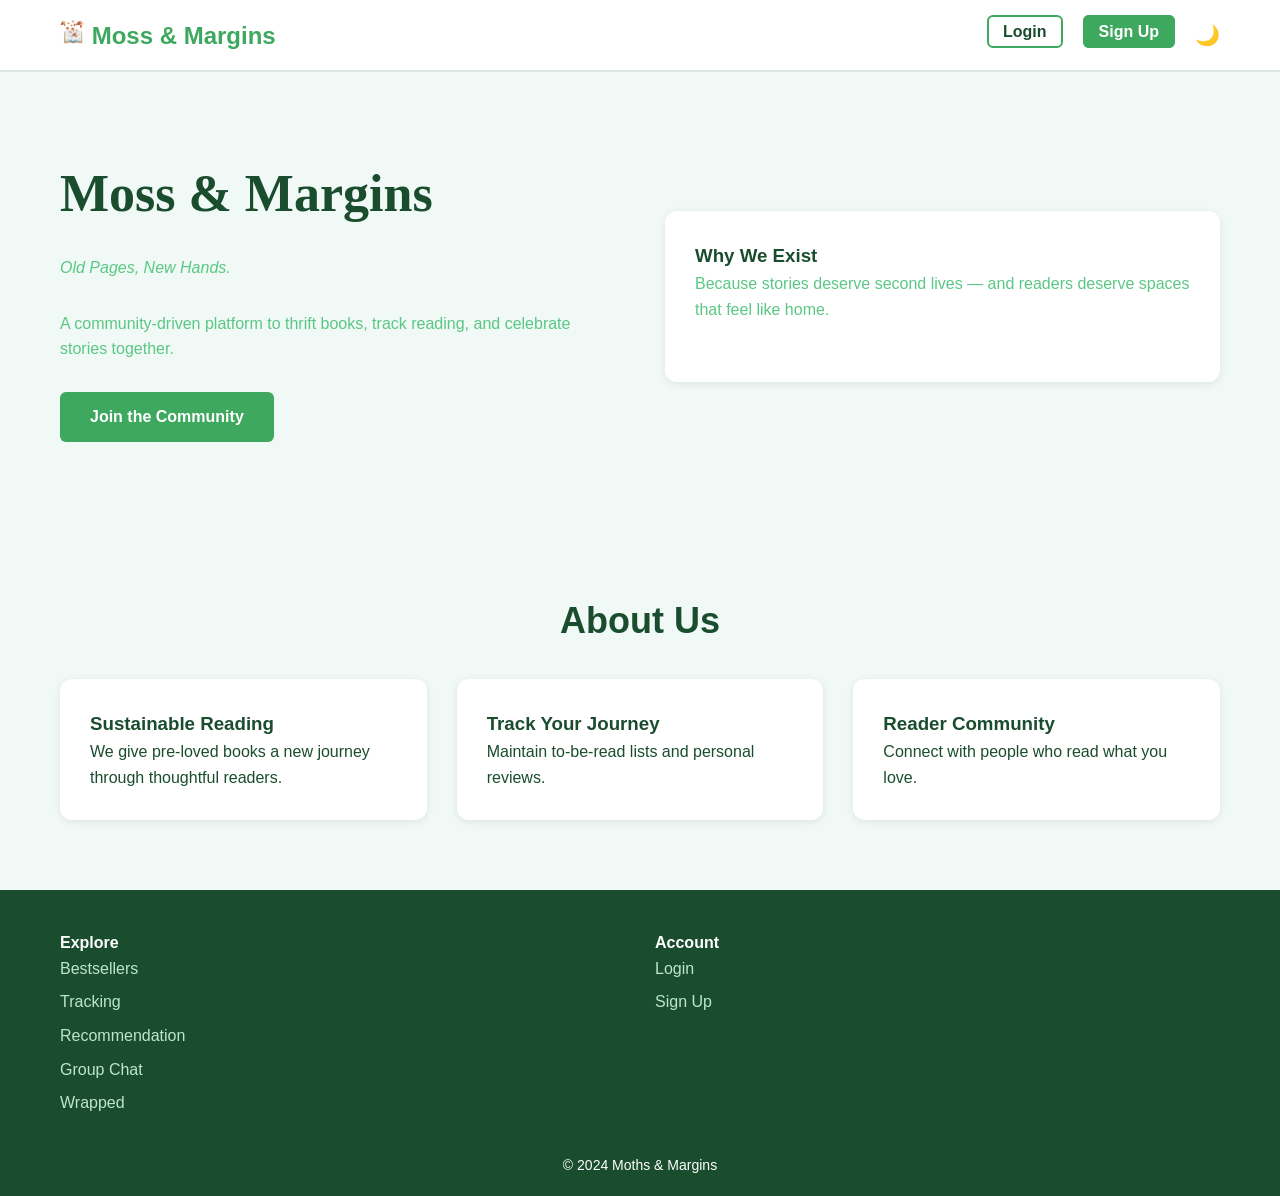
<file: index.html>
<!DOCTYPE html>
<html lang="en">
<head>
<meta charset="UTF-8">
<title>Moss and Margins</title>
<link rel="stylesheet" href="style.css">
</head>
<body>


<nav class="navbar">
<div class="container nav-container">
<div class="nav-logo"><a href="index.html"><img src="logo1.png" style="width: 25px; height: 25px; margin-top: 5px;"> Moss & Margins</a></div>
<ul class="nav-menu">
    
<li><a href="login.html" class="nav-button">Login</a></li>
<li><a href="signup.html" class="nav-button primary">Sign Up</a></li>
<li>
<span id="modeToggle" style="cursor:pointer; font-size:20px;">🌙</span>
</li>
</ul>
</div>
</nav>


<section class="hero">
<div class="container hero-grid">
<div>

<h1 style="font-family: 'Playfair Display', serif";>Moss & Margins</h1>
<p><em>Old Pages, New Hands.</em></p>
<p>A community-driven platform to thrift books, track reading, and celebrate stories together.</p>
<a href="signup.html" class="btn primary">Join the Community</a>
</div>
<div class="card">
<h3>Why We Exist</h3>
<p>Because stories deserve second lives — and readers deserve spaces that feel like home.</p>
</div></div>
</section>


<section class="section">
<h2 class="section-title">About Us</h2>
<div class="container card-grid">
<div class="card">
<h3>Sustainable Reading</h3>
<p>We give pre-loved books a new journey through thoughtful readers.</p>
</div>
<div class="card">
<h3>Track Your Journey</h3>
<p>Maintain to-be-read lists and personal reviews.</p>
</div>
<div class="card">
<h3>Reader Community</h3>
<p>Connect with people who read what you love.</p>
</div>
</div>
</section>


<footer class="footer">
<div class="container footer-grid">
<div>
<h4>Explore</h4>
<a href="bestseller.html">Bestsellers</a>
<a href="tracking.html">Tracking</a>
<a href="recommendation.html">Recommendation</a></li>
<a href="groups.html">Group Chat</a></li>
<a href="wrapped.html">Wrapped</a></li>
</div>
<div>
<h4>Account</h4>
<a href="login.html">Login</a>
<a href="signup.html">Sign Up</a>
</div>
</div>
<div class="footer-bottom">© 2024 Moths & Margins</div>
</footer>
<script>

const toggle = document.getElementById("modeToggle");

/* Load saved theme */

if(localStorage.getItem("theme") === "dark"){
document.body.classList.add("dark-mode");
toggle.textContent = "☀️";
}

/* Toggle theme */

toggle.addEventListener("click", function(){

document.body.classList.toggle("dark-mode");

if(document.body.classList.contains("dark-mode")){
localStorage.setItem("theme","dark");
toggle.textContent = "☀️";
}else{
localStorage.setItem("theme","light");
toggle.textContent = "🌙";
}

});

</script>
</body>
</html>
</file>
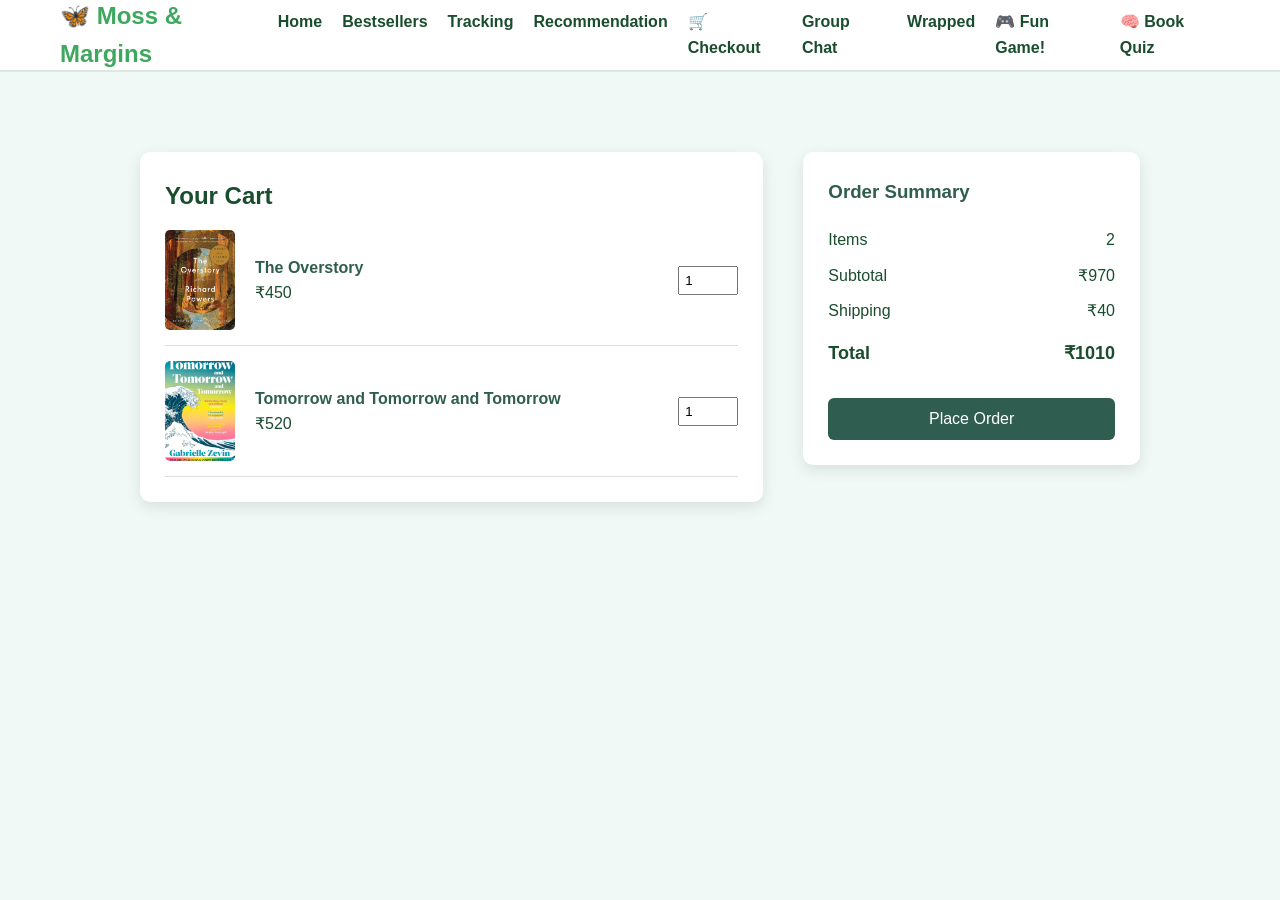
<file: cart.html>
<!DOCTYPE html>
<html lang="en">
<head>
<meta charset="UTF-8">
<title>Checkout | Moss & Margins</title>
<link rel="stylesheet" href="style.css">

<style>

.checkout-wrapper{
max-width:1000px;
margin:80px auto;
display:flex;
gap:40px;
}

/* CART ITEMS */

.cart-items{
flex:2;
background:white;
padding:25px;
border-radius:10px;
box-shadow:0 5px 15px rgba(0,0,0,0.1);
}

.cart-item{
display:flex;
align-items:center;
gap:20px;
padding:15px 0;
border-bottom:1px solid #ddd;
}

.cart-item img{
width:70px;
height:100px;
object-fit:cover;
border-radius:5px;
}

.book-info{
flex:1;
}

.book-title{
font-weight:bold;
color:#2f5d50;
}

.quantity{
width:60px;
padding:5px;
}

/* ORDER SUMMARY */

.order-summary{
flex:1;
background:white;
padding:25px;
border-radius:10px;
box-shadow:0 5px 15px rgba(0,0,0,0.1);
height:fit-content;
}

.order-summary h3{
margin-bottom:20px;
color:#2f5d50;
}

.summary-row{
display:flex;
justify-content:space-between;
margin-bottom:10px;
}

.total{
font-weight:bold;
font-size:18px;
margin-top:15px;
}

.place-order{
width:100%;
margin-top:20px;
padding:12px;
background:#2f5d50;
color:white;
border:none;
border-radius:6px;
font-size:16px;
cursor:pointer;
}

.place-order:hover{
background:#24483e;
}

</style>
</head>

<body>

<nav class="navbar">
<div class="container nav-container">
<div class="nav-logo"><a href="index.html">🦋 Moss & Margins</a></div>
<ul class="nav-menu">
<li><a href="index.html">Home</a></li>
<li><a href="bestseller.html">Bestsellers</a></li>
<li><a href="tracking.html">Tracking</a></li>
<li><a href="recommendation.html">Recommendation</a></li>
<li><a href="cart.html">🛒 Checkout</a></li>
<li><a href="groups.html">Group Chat</a></li>
<li><a href="wrapped.html">Wrapped</a></li>
<li><a href="game.html">🎮 Fun Game!</a></li>
<li><a href="quiz.html">🧠 Book Quiz</a></li>
</ul>
</div>
</nav>

<div class="checkout-wrapper">

<!-- CART ITEMS -->

<div class="cart-items">

<h2>Your Cart</h2>

<div class="cart-item">

<img src="ovs.png">

<div class="book-info">
<div class="book-title">The Overstory</div>
<div>₹450</div>
</div>

<input type="number" value="1" min="1" class="quantity">

</div>

<div class="cart-item">

<img src="ttt.png">

<div class="book-info">
<div class="book-title">Tomorrow and Tomorrow and Tomorrow</div>
<div>₹520</div>
</div>

<input type="number" value="1" min="1" class="quantity">

</div>

</div>

<!-- ORDER SUMMARY -->

<div class="order-summary">

<h3>Order Summary</h3>

<div class="summary-row">
<span>Items</span>
<span>2</span>
</div>

<div class="summary-row">
<span>Subtotal</span>
<span>₹970</span>
</div>

<div class="summary-row">
<span>Shipping</span>
<span>₹40</span>
</div>

<div class="summary-row total">
<span>Total</span>
<span>₹1010</span>
</div>

<button class="place-order" onclick="placeOrder()">
Place Order
</button>

</div>

</div>

<script>

function placeOrder(){

alert("Order placed successfully! 📚");

window.location.href="feedback.html";

}

const toggle = document.getElementById("modeToggle");

/* Load saved theme */

if(localStorage.getItem("theme") === "dark"){
document.body.classList.add("dark-mode");
toggle.textContent = "☀️";
}

/* Toggle theme */

toggle.addEventListener("click", function(){

document.body.classList.toggle("dark-mode");

if(document.body.classList.contains("dark-mode")){
localStorage.setItem("theme","dark");
toggle.textContent = "☀️";
}else{
localStorage.setItem("theme","light");
toggle.textContent = "🌙";
}

});

</script>

</body>
</html>
</file>
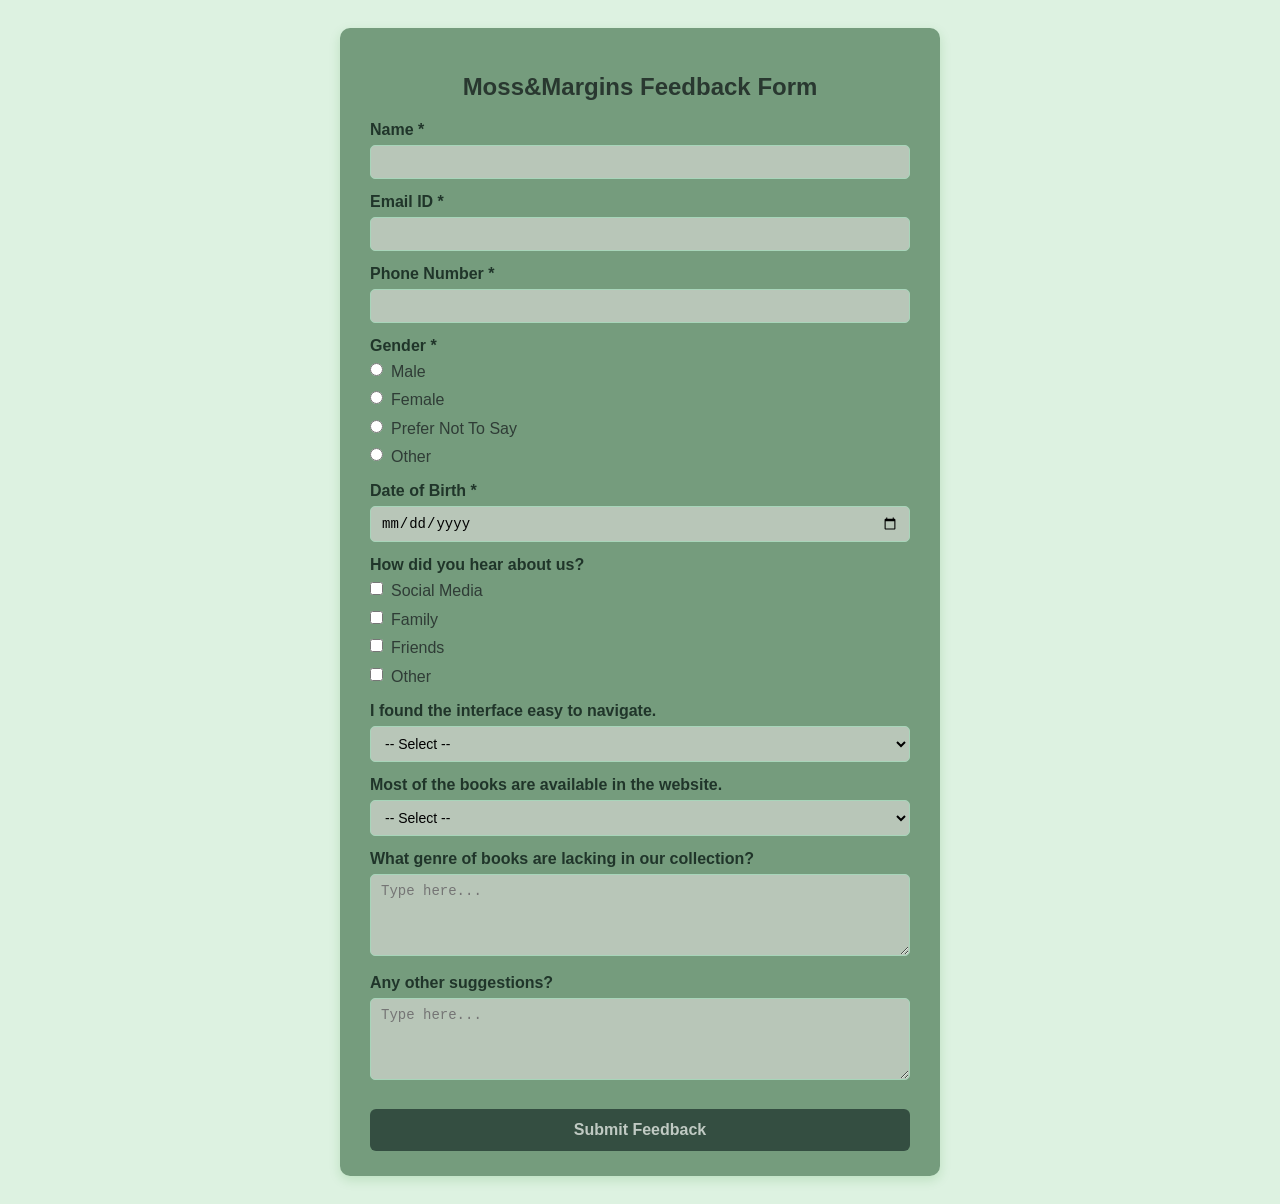
<file: feedback.html>
<!DOCTYPE html>
<html lang="en">
<head>
  <meta charset="UTF-8">
  <title>Bookstore Feedback Form</title>

  <style>
    * {
      box-sizing: border-box;
    }

    body {
      font-family: Arial, sans-serif;
      background: #dbf2dfee;
      padding: 20px;
    }

    .form-container {
      max-width: 600px;
      background: #6e9676ee;
      padding: 25px 30px;
      border-radius: 10px;
      box-shadow: 0 4px 12px rgba(0, 128, 0, 0.15);
      margin: auto;
    }

    h2 {
      text-align: center;
      color: #293830;
      margin-bottom: 20px;
    }

    label {
      display: block;
      margin-top: 14px;
      font-weight: bold;
      color: #20352a;
    }

    input, select, textarea {
      width: 100%;
      padding: 8px 10px;
      margin-top: 6px;
      border: 1px solid #a8d5ba;
      background-color: #b8c6b8;
      border-radius: 5px;
      font-size: 14px;
    }

    input:focus, select:focus, textarea:focus {
      outline: none;
      border-color: #4caf50;
      box-shadow: 0 0 5px rgba(76, 175, 80, 0.4);
    }

    .radio-group,
    .checkbox-group {
      margin-top: 6px;
    }

    .radio-group label,
    .checkbox-group label {
      display: flex;
      align-items: flex-start;
      gap: 8px;
      margin-top: 6px;
      font-weight: normal;
      cursor: pointer;
      color: #2f3c36;
      line-height: 1.4;
    }

    .radio-group input,
    .checkbox-group input {
      margin: 0;
      width: auto;
      transform: translateY(2px);
      background-color: #c5d4c9;
    }

    button {
      margin-top: 25px;
      width: 100%;
      padding: 12px;
      background: #344e41;
      color: rgb(192, 202, 195);
      border: none;
      border-radius: 6px;
      font-size: 16px;
      cursor: pointer;
      font-weight: bold;
    }

    button:hover {
      background: #75ac84;
    }
  </style>
</head>

<body>

<div class="form-container">
  <h2>Moss&Margins Feedback Form</h2>

  <form id="feedbackForm">

    <!-- Personal Details -->
    <label>Name *</label>
    <input type="text" required>

    <label>Email ID *</label>
    <input type="email" required>

    <label>Phone Number *</label>
    <input type="tel" required>

    <label>Gender *</label>
    <div class="radio-group">
      <label>
        <input type="radio" name="gender" required>
        <span>Male</span>
      </label>
      <label>
        <input type="radio" name="gender">
        <span>Female</span>
      </label>
      <label>
        <input type="radio" name="gender">
        <span>Prefer Not To Say</span>
      </label>
      <label>
        <input type="radio" name="gender">
        <span>Other</span>
      </label>
    </div>

    <label>Date of Birth *</label>
    <input type="date" required>

    <!-- Feedback Section -->
    <label>How did you hear about us?</label>
    <div class="checkbox-group">
      <label>
        <input type="checkbox">
        <span>Social Media</span>
      </label>
      <label>
        <input type="checkbox">
        <span>Family</span>
      </label>
      <label>
        <input type="checkbox">
        <span>Friends</span>
      </label>
      <label>
        <input type="checkbox">
        <span>Other</span>
      </label>
    </div>

    <label>I found the interface easy to navigate.</label>
    <select>
      <option>-- Select --</option>
      <option>Strongly Agree</option>
      <option>Agree</option>
      <option>Neutral</option>
      <option>Disagree</option>
      <option>Strongly Disagree</option>
    </select>

    <label>Most of the books are available in the website.</label>
    <select>
      <option>-- Select --</option>
      <option>Strongly Agree</option>
      <option>Agree</option>
      <option>Neutral</option>
      <option>Disagree</option>
      <option>Strongly Disagree</option>
    </select>

    <label>What genre of books are lacking in our collection?</label>
    <textarea rows="4" placeholder="Type here..."></textarea>

    <label>Any other suggestions?</label>
    <textarea rows="4" placeholder="Type here..."></textarea>

    <button type="submit">Submit Feedback</button>
  </form>
</div>

<script>
    document.getElementById("feedbackForm").addEventListener("submit", function(e) {

    e.preventDefault();

    alert("Thank you for helping us grow greener 🌱📚");

    window.location.href = "index.html";

});
</script>

</body>
</html>
</file>
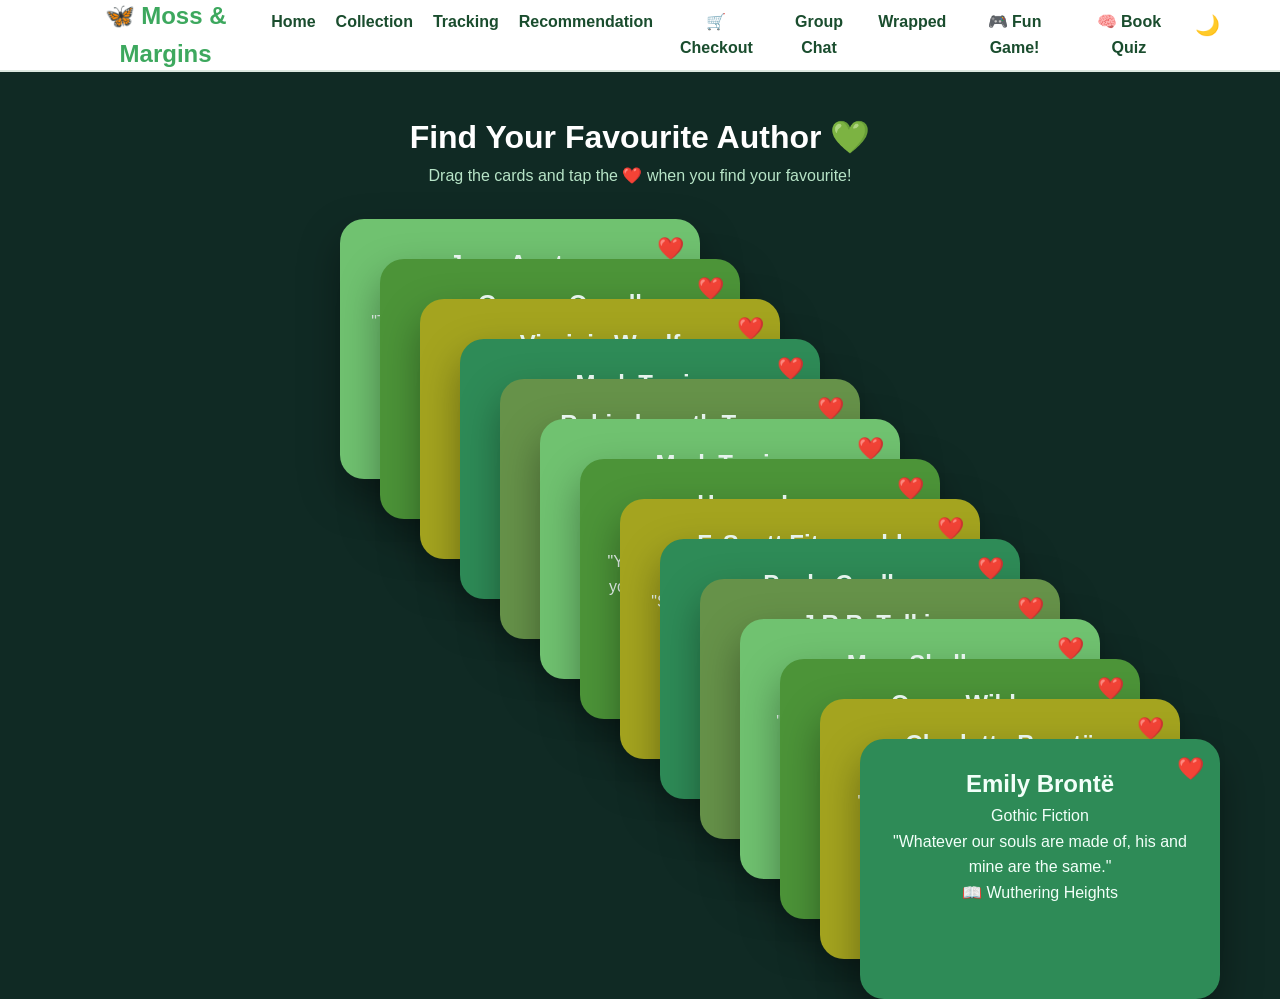
<file: game.html>
<!DOCTYPE html>
<html lang="en">
<head>
<meta charset="UTF-8">
<title>Fun Game | Moss & Margins</title>
<link rel="stylesheet" href="style.css">
<link rel="stylesheet" href="game.css">
</head>

<body>

<nav class="navbar">
<div class="container nav-container">
<div class="nav-logo"><a href="index.html">🦋 Moss & Margins</a></div>

<ul class="nav-menu">
<li><a href="index.html">Home</a></li>
<li><a href="bestseller.html">Collection</a></li>
<li><a href="tracking.html">Tracking</a></li>
<li><a href="recommendation.html">Recommendation</a></li>
<li><a href="cart.html">🛒 Checkout</a></li>
<li><a href="groups.html">Group Chat</a></li>
<li><a href="wrapped.html">Wrapped</a></li>
<li><a href="game.html">🎮 Fun Game!</a></li>
<li><a href="quiz.html">🧠 Book Quiz</a></li>
<li>
<span id="modeToggle" style="cursor:pointer; font-size:20px;">🌙</span>
</li>
</ul>

</div>
</nav>

<h1 class="game-title">Find Your Favourite Author 💚</h1>
<p class="game-sub">Drag the cards and tap the ❤️ when you find your favourite!</p>

<div id="shelf"></div>

<!-- Popup -->
<div id="popup" class="popup">

<div class="popup-content">

<h2 id="popupTitle"></h2>

<p id="popupText"></p>

<button id="buyBtn">Buy This Book 📚</button>

<br><br>

<button onclick="closePopup()">Continue Exploring</button>

</div>

</div>
<script src="game.js"></script>

</body>
</html>
</file>
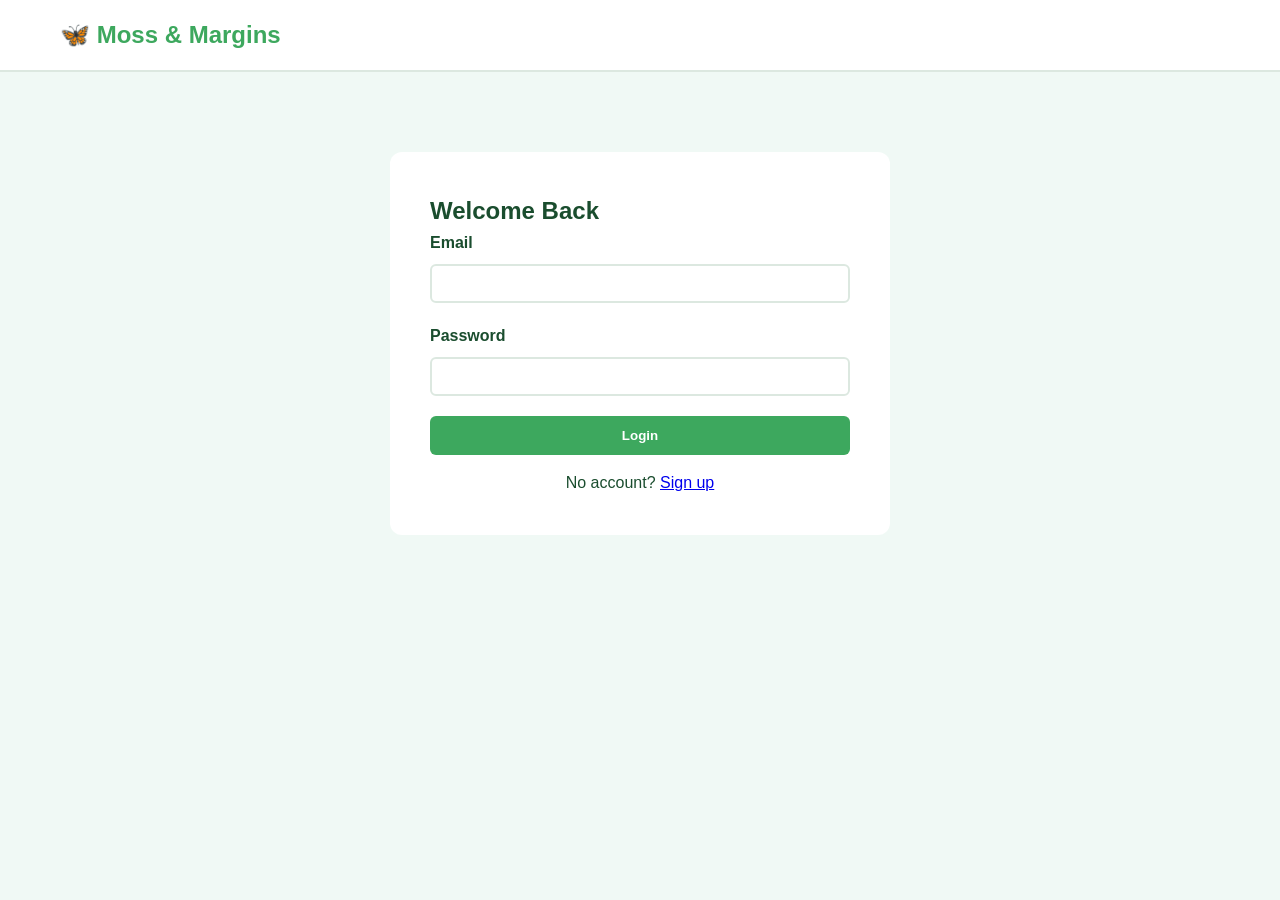
<file: login.html>
<!DOCTYPE html>
<html lang="en">
<head>
<meta charset="UTF-8">
<title>Login | Moss and Margins</title>
<link rel="stylesheet" href="style.css">
</head>
<body>

<nav class="navbar">
<div class="container nav-container">
<div class="nav-logo"><a href="index.html">🦋 Moss & Margins</a></div>
<ul class="nav-menu">

</ul>
</div>
</nav>

<div class="form-container">
<h2>Welcome Back</h2>
<form id="loginForm">
<div class="form-group">
<label>Email</label>
<input type="email" required>
</div>
<div class="form-group">
<label>Password</label>
<input type="password" required>
</div>
<button type="submit" class="form-submit">Login</button>
<p style="margin-top:15px; text-align:center;">No account? <a href="signup.html">Sign up</a></p>
</form>
</div>
<script>

document.getElementById("loginForm").addEventListener("submit", function(e){

e.preventDefault();

let email = document.querySelector("input[type='email']").value;
let password = document.querySelector("input[type='password']").value;

/* Email format check */
let emailPattern = /^[^ ]+@[^ ]+\.[a-z]{2,3}$/;

if(email === "" || password === ""){
alert("Please fill in all fields 📚");
return;
}

if(!email.match(emailPattern)){
alert("Please enter a valid email address 📧");
return;
}

/* If validation passes */
alert("Login successful! Welcome back 🌿");

window.location.href = "bestseller.html";

});

</script>

</body>
</html>
</file>
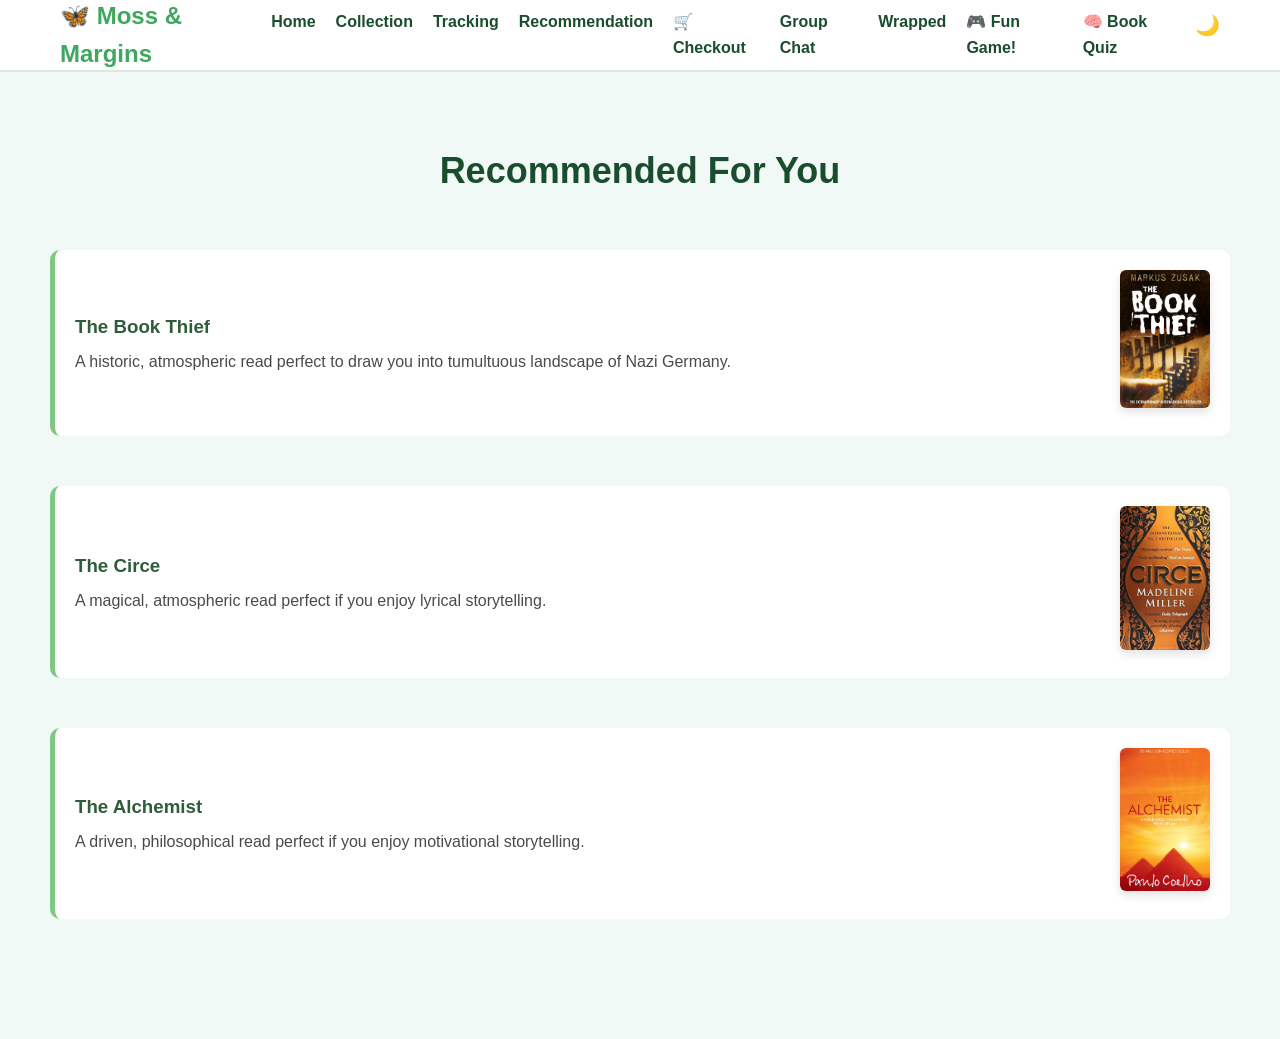
<file: recommendation.html>
<!DOCTYPE html>
<html>
<head>
<title>Recommendation</title>
<link rel="stylesheet" href="style.css">
</head>
<body>

<nav class="navbar">
<div class="container nav-container">
<div class="nav-logo"><a href="index.html">🦋 Moss & Margins</a></div>
<ul class="nav-menu">
<li><a href="index.html">Home</a></li>
<li><a href="bestseller.html">Collection</a></li>
<li><a href="tracking.html">Tracking</a></li>
<li><a href="recommendation.html">Recommendation</a></li>
<li><a href="cart.html">🛒 Checkout</a></li>
<li><a href="groups.html">Group Chat</a></li>
<li><a href="wrapped.html">Wrapped</a></li>
<li><a href="game.html">🎮 Fun Game!</a></li>
<li><a href="quiz.html">🧠 Book Quiz</a></li>
<li>
<span id="modeToggle" style="cursor:pointer; font-size:20px;">🌙</span>
</li>
</ul>
</div>
</nav>

<section class="section">
<h2 class="section-title">Recommended For You</h2>
<div class="recommendation-card">
    <div class="recommendation-content">
        <h3>The Book Thief</h3>
        <p class="recommendation-reason">
            A historic, atmospheric read perfect to draw you into tumultuous landscape of Nazi Germany.
        </p>
    </div>

    <div class="recommendation-image">
        <img src="bt.png" alt="The Night Circus book cover">
    </div>
</div>

<div class="recommendation-card">
    <div class="recommendation-content">
        <h3>The Circe</h3>
        <p class="recommendation-reason">
            A magical, atmospheric read perfect if you enjoy lyrical storytelling.
        </p>
    </div>

    <div class="recommendation-image">
        <img src="cr.png" alt="The Night Circus book cover">
    </div>
</div>

<div class="recommendation-card">
    <div class="recommendation-content">
        <h3>The Alchemist</h3>
        <p class="recommendation-reason">
            A driven, philosophical read perfect if you enjoy motivational storytelling.
        </p>
    </div>

    <div class="recommendation-image">
        <img src="al.png" alt="The Night Circus book cover">
    </div>
</div>

</section>


</body>
<script>

const toggle = document.getElementById("modeToggle");

/* Load saved theme */

if(localStorage.getItem("theme") === "dark"){
document.body.classList.add("dark-mode");
toggle.textContent = "☀️";
}

/* Toggle theme */

toggle.addEventListener("click", function(){

document.body.classList.toggle("dark-mode");

if(document.body.classList.contains("dark-mode")){
localStorage.setItem("theme","dark");
toggle.textContent = "☀️";
}else{
localStorage.setItem("theme","light");
toggle.textContent = "🌙";
}

});

</script>

</body>
</html>
</file>
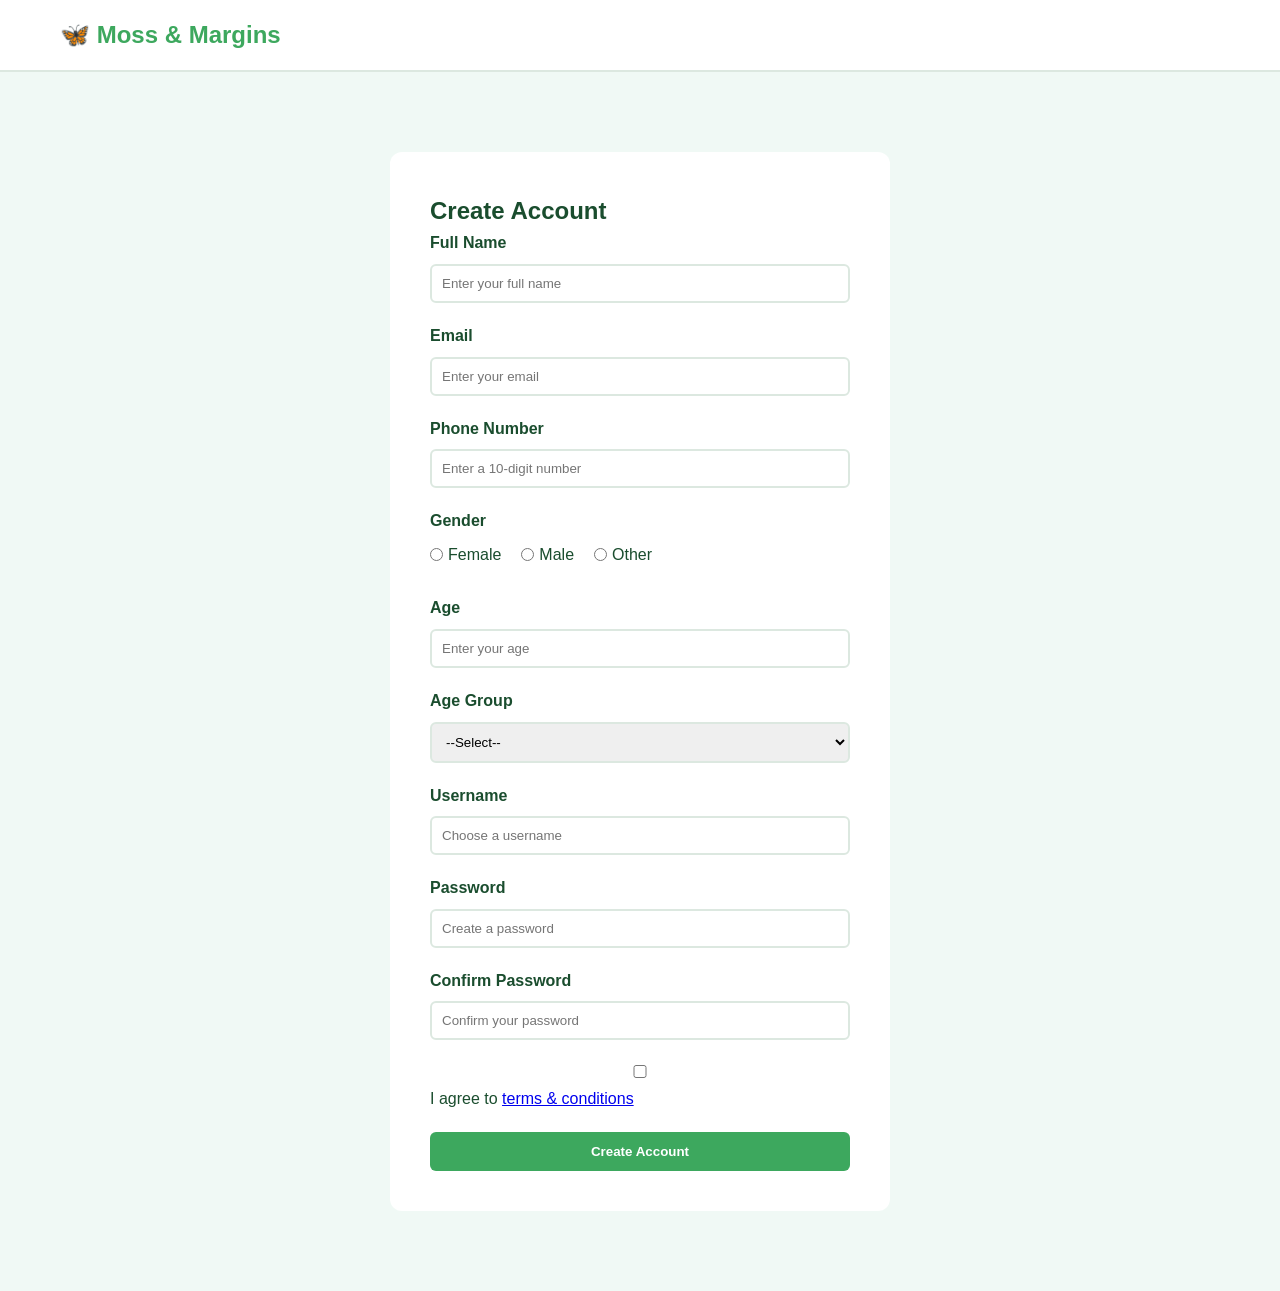
<file: signup.html>
<!DOCTYPE html>
<html lang="en">
<head>
<meta charset="UTF-8">
<title>Sign Up | Moss and Margins</title>
<link rel="stylesheet" href="style.css">
</head>

<body>

<nav class="navbar">
<div class="container nav-container">
<div class="nav-logo"><a href="index.html">🦋 Moss & Margins</a></div>
</div>
</nav>

<div class="form-container">

<h2>Create Account</h2>

<form onsubmit="return validateForm()">

<div class="form-group">
<label>Full Name</label>
<input type="text" id="name" placeholder="Enter your full name">
</div>

<div class="form-group">
<label>Email</label>
<input type="email" id="email" placeholder="Enter your email">
</div>

<div class="form-group">
<label>Phone Number</label>
<input type="text" id="phone" placeholder="Enter a 10-digit number">
</div>

<div class="form-group">
<label>Gender</label>

<div class="gender-group">
<label><input type="radio" name="gender" value="Female"> Female</label>
<label><input type="radio" name="gender" value="Male"> Male</label>
<label><input type="radio" name="gender" value="Other"> Other</label>
</div>

</div>

<div class="form-group">
<label>Age</label>
<input type="number" id="age" placeholder="Enter your age">
</div>

<div class="form-group">
<label>Age Group</label>
<select id="ageGroup">
<option value="">--Select--</option>
<option value="below18">Under 18</option>
<option value="18-25">18–25</option>
<option value="26-40">26–40</option>
<option value="40+">40+</option>
</select>
</div>

<div class="form-group">
<label>Username</label>
<input type="text" id="username" placeholder="Choose a username">
</div>

<div class="form-group">
<label>Password</label>
<input type="password" id="password" placeholder="Create a password">
</div>

<div class="form-group">
<label>Confirm Password</label>
<input type="password" id="confirmPassword" placeholder="Confirm your password">
</div>

<div class="form-group">
<input type="checkbox" id="terms"> I agree to <a href="terms.html">terms & conditions</a>
</div>

<p id="errorMsg" class="error"></p>

<button class="form-submit" type="submit">Create Account</button>

</form>

</div>

<script src="signup.js"></script>

</body>
</html>
</file>
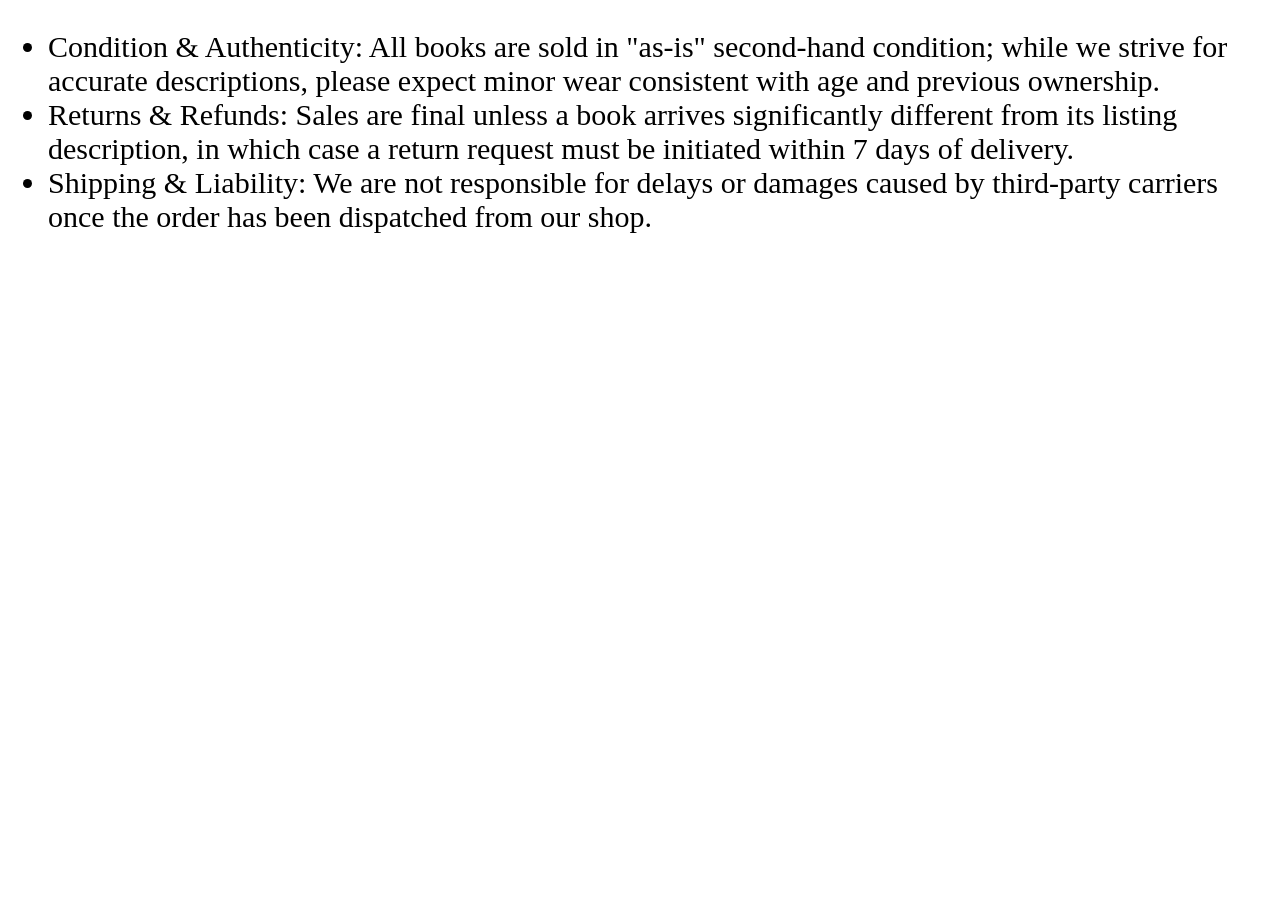
<file: terms.html>
<!DOCTYPE html>
<html lang="en">
<head>
    <meta charset="UTF-8">
    <meta name="viewport" content="width=device-width, initial-scale=1.0">
    <title>Terms & Conditions</title>
</head>
<body>
    <ul style="font-size: 30px; ">

<li>Condition & Authenticity: All books are sold in
"as-is" second-hand condition; while we strive for accurate

descriptions, please expect minor wear consistent with age and previous
ownership. </li>

<li>Returns & Refunds: Sales are final unless a

book arrives significantly different from its listing description, in
which case a return request must be initiated within 7 days of
delivery. </li>

<li>Shipping & Liability: We are not responsible
for delays or damages caused by third-party carriers once the order has
been dispatched from our shop. </li>
</ul>
</body>
</html>
</file>
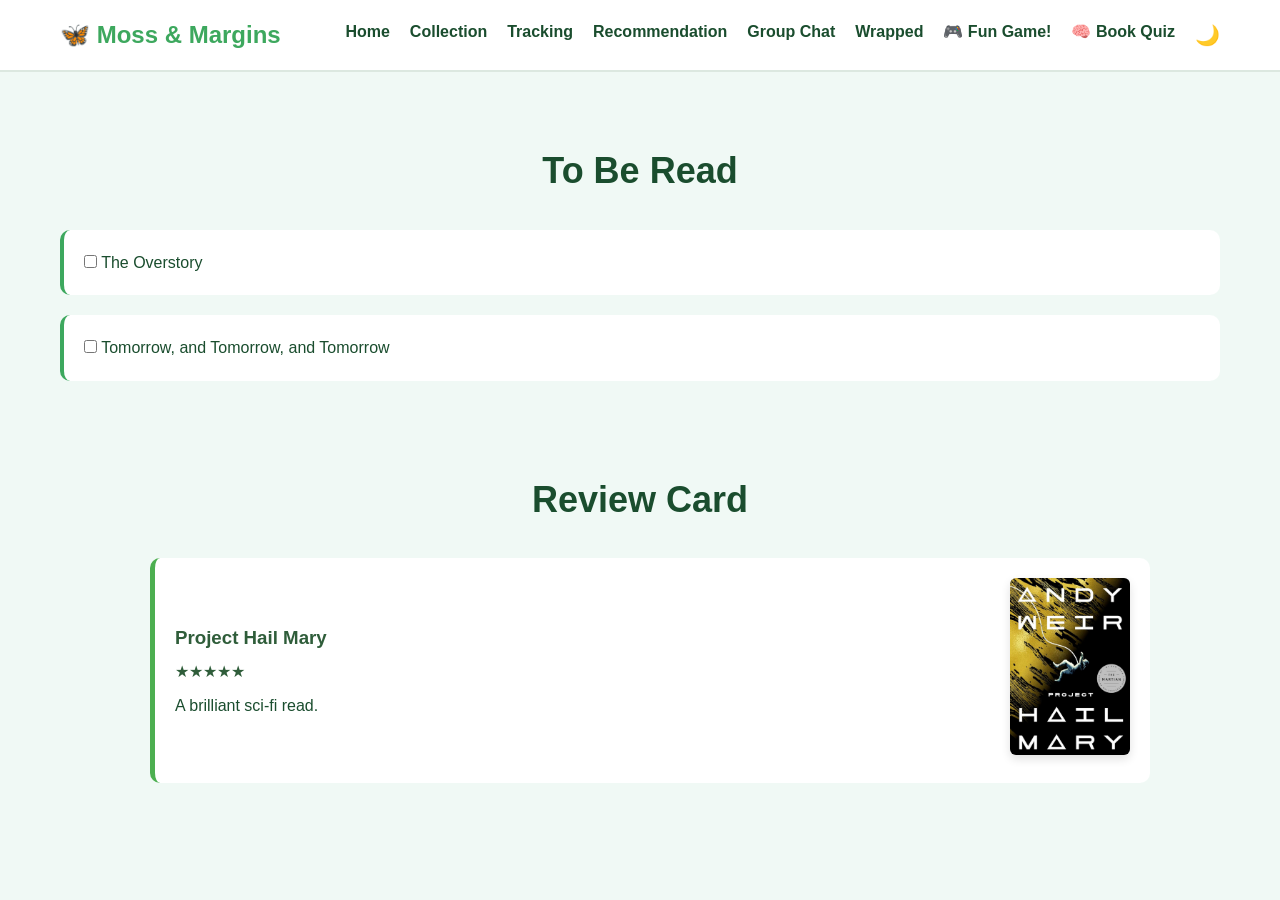
<file: tracking.html>
<!DOCTYPE html>
<html lang="en">
<head>
<meta charset="UTF-8">
<title>Tracking | Moss and Margins</title>
<link rel="stylesheet" href="style.css">
</head>
<body>
<nav class="navbar">
<div class="container nav-container">
<div class="nav-logo"><a href="index.html">🦋 Moss & Margins</a></div>
<ul class="nav-menu">
<li><a href="index.html">Home</a></li>
<li><a href="bestseller.html">Collection</a></li>
<li><a href="tracking.html">Tracking</a></li>
<li><a href="recommendation.html">Recommendation</a></li>
<li><a href="groups.html">Group Chat</a></li>
<li><a href="wrapped.html">Wrapped</a></li>
<li><a href="game.html">🎮 Fun Game!</a></li>
<li><a href="quiz.html">🧠 Book Quiz</a></li>
<li>
<span id="modeToggle" style="cursor:pointer; font-size:20px;">🌙</span>
</li>
</ul>
</div>
</nav>


<section class="section">
<h2 class="section-title">To Be Read</h2>
<div class="container">
<div class="list-item"><input type="checkbox"> The Overstory</div>
<div class="list-item"><input type="checkbox"> Tomorrow, and Tomorrow, and Tomorrow</div>
</div>
</section>


<h2 class="section-title">Review Card</h2>

<div class="review-card">
    
    <div class="review-content">
        <h3>Project Hail Mary</h3>
        <p class="stars">★★★★★</p>
        <p class="review-text">A brilliant sci-fi read.</p>
    </div>

    <div class="review-image">
        <img src="hm.png" alt="Project Hail Mary book cover">
    </div>
</div>


</div>
</div>
</section>


</body>
</html>
</file>
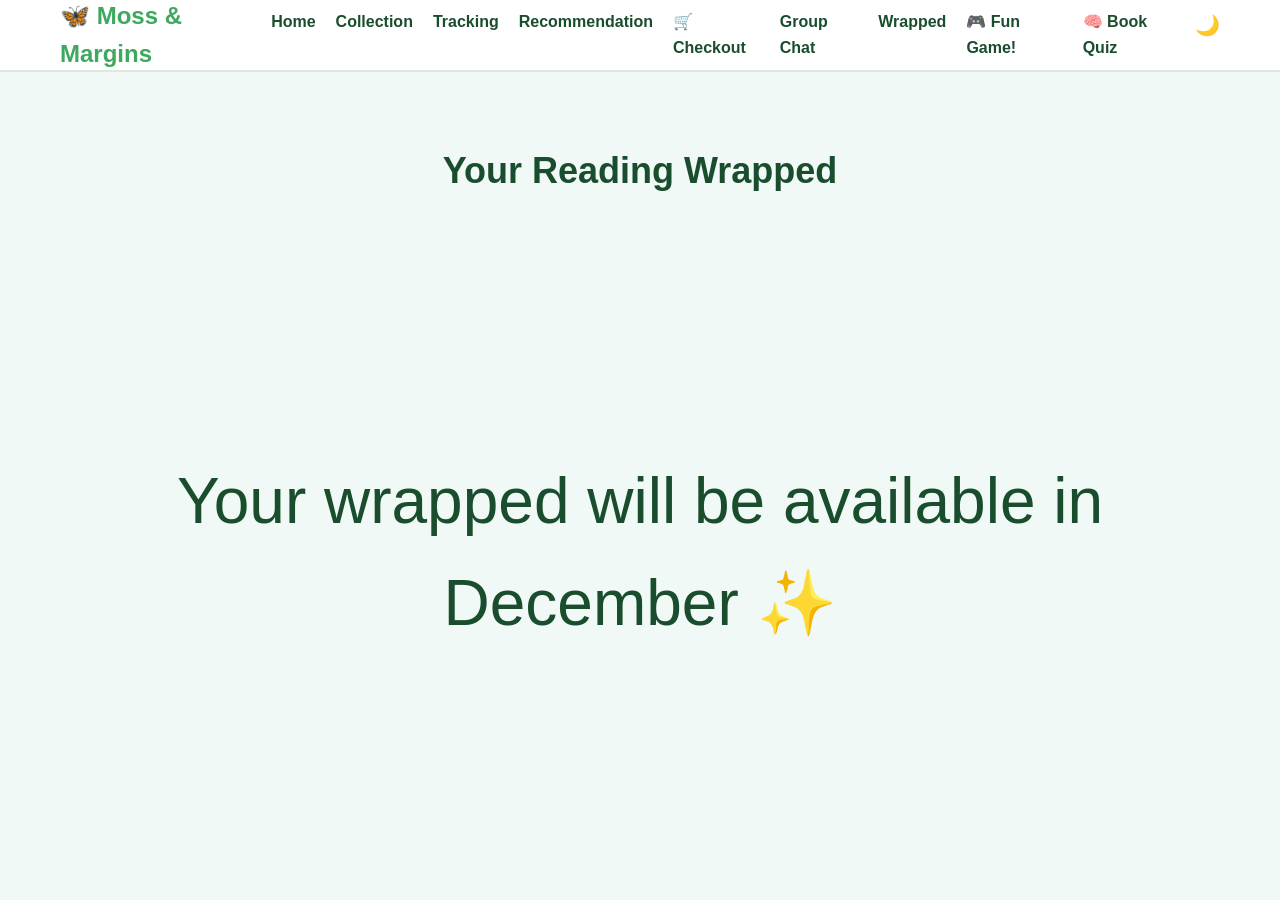
<file: wrapped.html>
<!DOCTYPE html>
<html>
<head>
<title>Your Wrapped</title>
<link rel="stylesheet" href="style.css">
</head>
<body>
<nav class="navbar">
<div class="container nav-container">
<div class="nav-logo"><a href="index.html">🦋 Moss & Margins</a></div>
<ul class="nav-menu">
<li><a href="index.html">Home</a></li>
<li><a href="bestseller.html">Collection</a></li>
<li><a href="tracking.html">Tracking</a></li>
<li><a href="recommendation.html">Recommendation</a></li>
<li><a href="cart.html">🛒 Checkout</a></li>
<li><a href="groups.html">Group Chat</a></li>
<li><a href="wrapped.html">Wrapped</a></li>
<li><a href="game.html">🎮 Fun Game!</a></li>
<li><a href="quiz.html">🧠 Book Quiz</a></li>
<li>
<span id="modeToggle" style="cursor:pointer; font-size:20px;">🌙</span>
</li>
</ul>
</div>
</nav>
<section class="section">
<h2 class="section-title">Your Reading Wrapped</h2>
<div class="container">
<p style="text-align: center; font-size: 4rem; margin-top: 250px;">Your wrapped will be available in December ✨</p>
</div>
</section>
<script>

const toggle = document.getElementById("modeToggle");

/* Load saved theme */

if(localStorage.getItem("theme") === "dark"){
document.body.classList.add("dark-mode");
toggle.textContent = "☀️";
}

/* Toggle theme */

toggle.addEventListener("click", function(){

document.body.classList.toggle("dark-mode");

if(document.body.classList.contains("dark-mode")){
localStorage.setItem("theme","dark");
toggle.textContent = "☀️";
}else{
localStorage.setItem("theme","light");
toggle.textContent = "🌙";
}

});

</script>

</body>
</html>
</file>
<file: style.css>
:root {
--primary-color: #3da85e;
--secondary-color: #c1f5dd;
--accent-color: #2f6f4e;
--background-color: #f0f9f5;
--foreground-color: #1a4d2e;
--border-color: #dce8e0;
--muted-text: #5bc784;
--white: #ffffff;
}


* {
margin: 0;
padding: 0;
box-sizing: border-box;
}


body {
font-family: 'Segoe UI', Tahoma, Geneva, Verdana, sans-serif;
background-color: var(--background-color);
color: var(--foreground-color);
line-height: 1.6;
}


.container {
max-width: 1200px;
margin: auto;
padding: 0 20px;
}


/* NAVBAR */
.navbar {
background-color: var(--white);
border-bottom: 2px solid var(--border-color);
position: sticky;
top: 0;
z-index: 1000;
}


.nav-container {
display: flex;
justify-content: space-between;
align-items: center;
height: 70px;
}


.nav-logo a {
text-decoration: none;
font-size: 24px;
font-weight: bold;
color: var(--primary-color);
}


.nav-menu {
list-style: none;
display: flex;
gap: 20px;
}


.nav-menu a {
text-decoration: none;
color: var(--foreground-color);
font-weight: 600;
}


.nav-button {
padding: 6px 14px;
border-radius: 6px;border: 2px solid var(--primary-color);
color: var(--primary-color);
}


.nav-button.primary {
background-color: var(--primary-color);
color: var(--white);
}


/* HERO */
.hero {
padding: 80px 0;
}


.hero-grid {
display: grid;
grid-template-columns: 1fr 1fr;
gap: 50px;
align-items: center;
}


.hero h1 {
font-size: 52px;
margin-bottom: 20px;
}


.hero p {
color: var(--muted-text);
margin-bottom: 30px;
}

.review-card {
    display: flex;
    justify-content: space-between;
    align-items: center;
    gap: 20px;
    width: 1000px;
    background-color: #ffffff;
    border-left: 5px solid #4caf50;
    border-radius: 10px;

    padding: 20px;
    margin-bottom: 20px;
    margin-left: 150px;
}

.review-content {
    flex: 1;
}

.review-content h3 {
    margin-bottom: 6px;
    color: #2f5d3a;
}

.stars {
    color: #2f5d3a;
    margin-bottom: 8px;
}

.review-image img {
    width: 120px;
    height: auto;
    border-radius: 6px;
    box-shadow: 0 4px 10px rgba(0, 0, 0, 0.12);
}

.recommendation-card {
    display: flex;
    justify-content: space-between;
    align-items: center;
    gap: 20px;

    background-color: #ffffff;
    border-left: 5px solid #81c784; 
    border-radius: 10px;

    padding: 20px;
    margin: 50px 50px 50px 50px;
}

.recommendation-content {
    flex: 1;
}

.recommendation-content h3 {
    margin-bottom: 8px;
    color: #2f5d3a;
}

.recommendation-reason {
    color: #4a4a4a;
    line-height: 1.5;
}


.recommendation-image img {
    width: 90px;
    height: auto;
    border-radius: 6px;
    box-shadow: 0 4px 10px rgba(0, 0, 0, 0.12);
}

.btn {
padding: 12px 30px;
border-radius: 6px;
font-weight: 600;
text-decoration: none;display: inline-block;
}


.btn.primary {
background-color: var(--primary-color);
color: var(--white);
}


/*.btn.secondary {
border: 2px solid var(--primary-color);
color: var(--primary-color);
}*/



.section {
padding: 70px 0;
}


.section-title {
font-size: 36px;
margin-bottom: 30px;
text-align: center;
}


.card-grid {
display: grid;
grid-template-columns: repeat(auto-fit, minmax(250px, 1fr));
gap: 30px;
}.card {
background-color: var(--white);
padding: 30px;
border-radius: 12px;
box-shadow: 0 2px 8px rgba(0,0,0,0.08);
}



.form-container {
max-width: 500px;
margin: 80px auto;
background-color: var(--white);
padding: 40px;
border-radius: 12px;
}


.form-group {
margin-bottom: 20px;

}

.terms{
text-align: center;
}
.form-group label {
font-weight: 600;
display: block;
margin-bottom: 8px;
}


.form-group input,
.form-group select,
.form-group textarea {
width: 100%;
padding: 10px;
border-radius: 6px;
border: 2px solid var(--border-color);
}


.form-submit {
width: 100%;padding: 12px;
background-color: var(--primary-color);
border: none;
color: var(--white);
font-weight: bold;
border-radius: 6px;
}



.list-item {
background-color: var(--white);
padding: 20px;
border-radius: 10px;
margin-bottom: 20px;
border-left: 4px solid var(--primary-color);
}



.footer {
background-color: var(--foreground-color);
color: var(--white);
padding: 40px 0 20px;
}


.footer-grid {
display: grid;
grid-template-columns: repeat(auto-fit, minmax(200px, 1fr));
gap: 30px;
}


.footer a {
color: #bde5cf;
text-decoration: none;
display: block;
margin-bottom: 8px;
}


.footer-bottom {
text-align: center;
margin-top: 30px;
font-size: 14px;
}
.gender-group{
display:flex;
gap:20px;
margin-top:5px;
}

.gender-group label{
display:flex;
align-items:center;
gap:5px;
font-weight:normal;
}
.collection-grid{
display:grid;
grid-template-columns:repeat(auto-fit,minmax(250px,1fr));
gap:30px;
margin-top:30px;
}

.collection-card{
background:#f4fff6;
padding:20px;
border-radius:12px;
text-align:center;
box-shadow:0 4px 12px rgba(0,0,0,0.1);
height: 600px;
}

.collection-card img{
width:160px;
height:230px;
margin-bottom:10px;
}

.collection-card h3{
margin:10px 0 5px;
}

.author{
color:#2e6b4f;
font-style:italic;
}

.review{
font-size:14px;
margin:8px 0;
}

.price{
font-weight:bold;
margin:10px 0;
color:#1b5e20;
}

.collection-card button{
background:#2e7d32;
color:white;
border:none;
padding:8px 16px;
border-radius:6px;
cursor:pointer;
}

.collection-card button:hover{
background:#1b5e20;
}
.price{
margin-top:10px;
font-size:18px;
}

.old-price{
text-decoration: line-through;
color: gray;
margin-right:10px;
font-size:16px;
}

.new-price{
color:#2e7d32;
font-weight:bold;
font-size:20px;
}
.dark-mode{
background:#121212;
color:white;
}

.dark-mode .navbar{
background:#1a1a1a;
}

.dark-mode .card{
background:#1e1e1e;
color:white;
}

.dark-mode a{
color:#195f18;
}
</file>
<file: game.css>
body{
background:#102a24;
color:white;
text-align:center;
}

.game-title{
margin-top:40px;
font-size:32px;
}

.game-sub{
color:#b7e4c7;
margin-bottom:30px;
}

#shelf{
position:relative;
width:600px;
height:520px;
margin:auto;
}

/* cards */

.card{
position:absolute;
width:360px;
height:260px;
padding:26px;
border-radius:24px;
box-shadow:0 18px 40px rgba(0,0,0,0.35);
color:#f2fff9;
cursor:grab;
user-select:none;
}

/* heart */

.heart{
position:absolute;
top:12px;
right:16px;
font-size:22px;
cursor:pointer;
transition:transform 0.2s;
}

.heart:hover{
transform:scale(1.3);
}

/* popup */

.popup{
display:none;
position:fixed;
top:0;
left:0;
width:100%;
height:100%;
background:rgba(0,0,0,0.7);
justify-content:center;
align-items:center;
z-index:9999;
}

.popup-content{
background:white;
color:#333;
padding:30px;
border-radius:10px;
width:350px;
text-align:center;
}

.popup-content button{
margin-top:20px;
padding:10px 18px;
background:#2f5d50;
color:white;
border:none;
border-radius:6px;
cursor:pointer;
}
#buyBtn{
background:#4caf50;
color:white;
border:none;
padding:10px 18px;
border-radius:6px;
cursor:pointer;
}

#buyBtn:hover{
background:#2e7d32;
}
</file>
